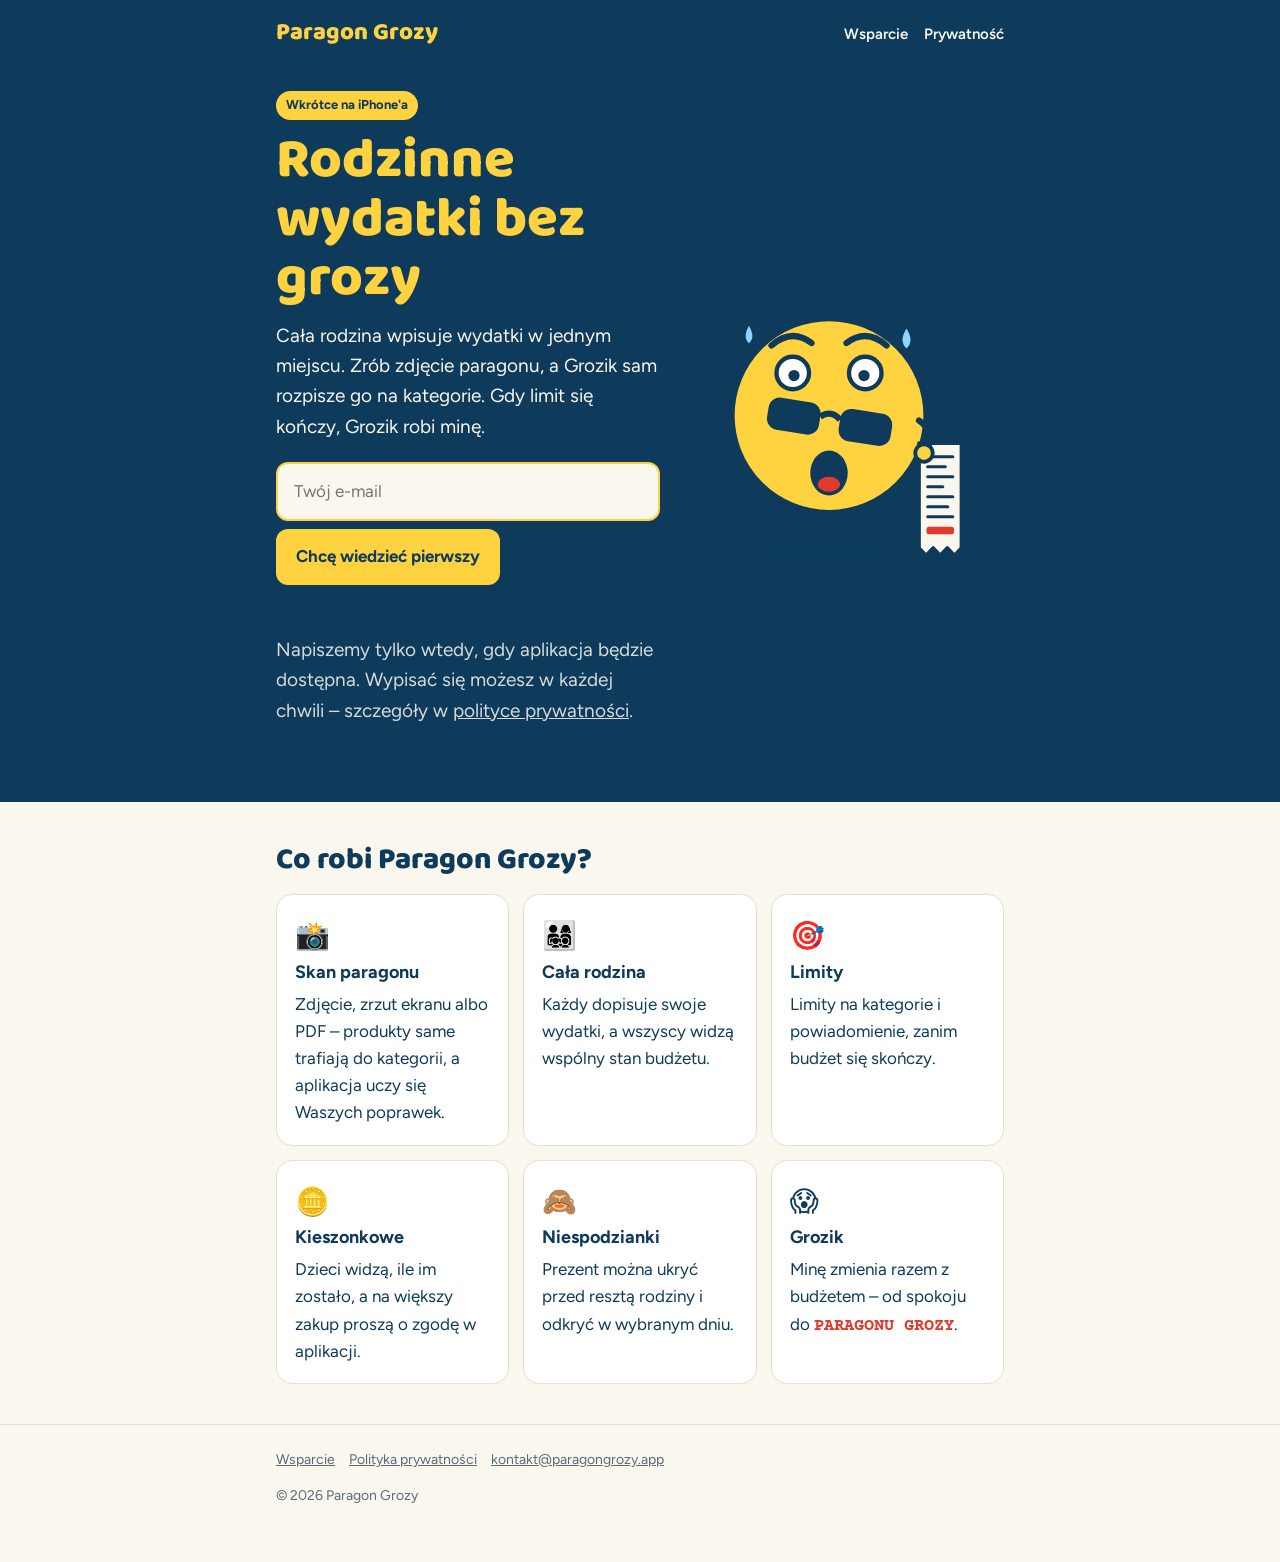
<file: index.html>
<!doctype html>
<html lang="pl">
<head>
  <meta charset="utf-8">
  <meta name="viewport" content="width=device-width, initial-scale=1">
  <title>Paragon Grozy – rodzinne wydatki bez grozy</title>
  <meta name="description" content="Paragon Grozy to aplikacja dla rodzin: wspólne wydatki, limity, kieszonkowe dzieci i skanowanie paragonów zdjęciem.">
  <meta name="theme-color" content="#0E3B5C">
  <link rel="icon" href="/favicon.png">
  <link rel="apple-touch-icon" href="/apple-touch-icon.png">
  <link rel="preconnect" href="https://fonts.googleapis.com">
  <link rel="preconnect" href="https://fonts.gstatic.com" crossorigin>
  <link href="https://fonts.googleapis.com/css2?family=Baloo+2:wght@800&family=Courier+Prime:wght@700&family=Figtree:wght@400;600;700&display=swap" rel="stylesheet">
  <link rel="stylesheet" href="/style.css">
</head>
<body>
  <header class="top">
    <div class="wrap">
      <a class="logo" href="/">Paragon Grozy</a>
      <nav><a href="/wsparcie/">Wsparcie</a><a href="/prywatnosc/">Prywatność</a></nav>
    </div>
  </header>

  <div class="hero">
    <div class="wrap">
      <div>
        <span class="badge">Wkrótce na iPhone'a</span>
        <h1>Rodzinne wydatki bez grozy</h1>
        <p>Cała rodzina wpisuje wydatki w jednym miejscu. Zrób zdjęcie paragonu, a Grozik sam rozpisze go na kategorie. Gdy limit się kończy, Grozik robi minę.</p>
        <form class="join" id="join" novalidate>
          <label class="hp" aria-hidden="true">Nie wypełniaj <input name="website" tabindex="-1" autocomplete="off"></label>
          <input type="email" name="email" placeholder="Twój e-mail" autocomplete="email" required aria-label="Twój e-mail">
          <button type="submit">Chcę wiedzieć pierwszy</button>
        </form>
        <p class="msg" id="msg" role="status"></p>
        <p class="small">Napiszemy tylko wtedy, gdy aplikacja będzie dostępna. Wypisać się możesz w każdej chwili – szczegóły w <a href="/prywatnosc/">polityce prywatności</a>.</p>
      </div>
      <img src="/grozik-szok.svg" alt="Grozik – maskotka Paragonu Grozy, zaskoczony długim paragonem" width="300" height="300">
    </div>
  </div>

  <section>
    <div class="wrap">
      <h2>Co robi Paragon Grozy?</h2>
      <div class="grid">
        <div class="card"><span class="e">📸</span><b>Skan paragonu</b>Zdjęcie, zrzut ekranu albo PDF – produkty same trafiają do kategorii, a aplikacja uczy się Waszych poprawek.</div>
        <div class="card"><span class="e">👨‍👩‍👧‍👦</span><b>Cała rodzina</b>Każdy dopisuje swoje wydatki, a wszyscy widzą wspólny stan budżetu.</div>
        <div class="card"><span class="e">🎯</span><b>Limity</b>Limity na kategorie i powiadomienie, zanim budżet się skończy.</div>
        <div class="card"><span class="e">🪙</span><b>Kieszonkowe</b>Dzieci widzą, ile im zostało, a na większy zakup proszą o zgodę w aplikacji.</div>
        <div class="card"><span class="e">🙈</span><b>Niespodzianki</b>Prezent można ukryć przed resztą rodziny i odkryć w wybranym dniu.</div>
        <div class="card"><span class="e">😱</span><b>Grozik</b>Minę zmienia razem z budżetem – od spokoju do <span class="receipt">PARAGONU GROZY</span>.</div>
      </div>
    </div>
  </section>

  <footer>
    <div class="wrap">
      <a href="/wsparcie/">Wsparcie</a><a href="/prywatnosc/">Polityka prywatności</a><a href="mailto:kontakt@paragongrozy.app">kontakt@paragongrozy.app</a>
      <p>© 2026 Paragon Grozy</p>
    </div>
  </footer>

  <script>
    (function () {
      var form = document.getElementById('join');
      var msg = document.getElementById('msg');
      form.addEventListener('submit', function (e) {
        e.preventDefault();
        var email = form.email.value.trim();
        if (!/^[^\s@]+@[^\s@]+\.[^\s@]{2,}$/.test(email)) { msg.textContent = 'Wpisz poprawny adres e-mail.'; return; }
        var btn = form.querySelector('button');
        btn.disabled = true;
        msg.textContent = 'Zapisuję…';
        fetch('https://aazzqcqiryxgdskuhvwk.supabase.co/functions/v1/lista-chetnych', {
          method: 'POST',
          headers: { 'Content-Type': 'application/json' },
          body: JSON.stringify({ email: email, website: form.website.value })
        })
          .then(function (r) { return r.json().then(function (b) { return { ok: r.ok, b: b }; }); })
          .then(function (res) {
            if (res.ok) { msg.textContent = 'Dzięki! Damy znać, gdy Paragon Grozy będzie gotowy. 🎉'; form.reset(); }
            else { msg.textContent = (res.b && res.b.error) || 'Nie udało się zapisać. Spróbuj za chwilę.'; }
          })
          .catch(function () { msg.textContent = 'Brak połączenia. Spróbuj za chwilę.'; })
          .finally(function () { btn.disabled = false; });
      });
    })();
  </script>
</body>
</html>
</file>
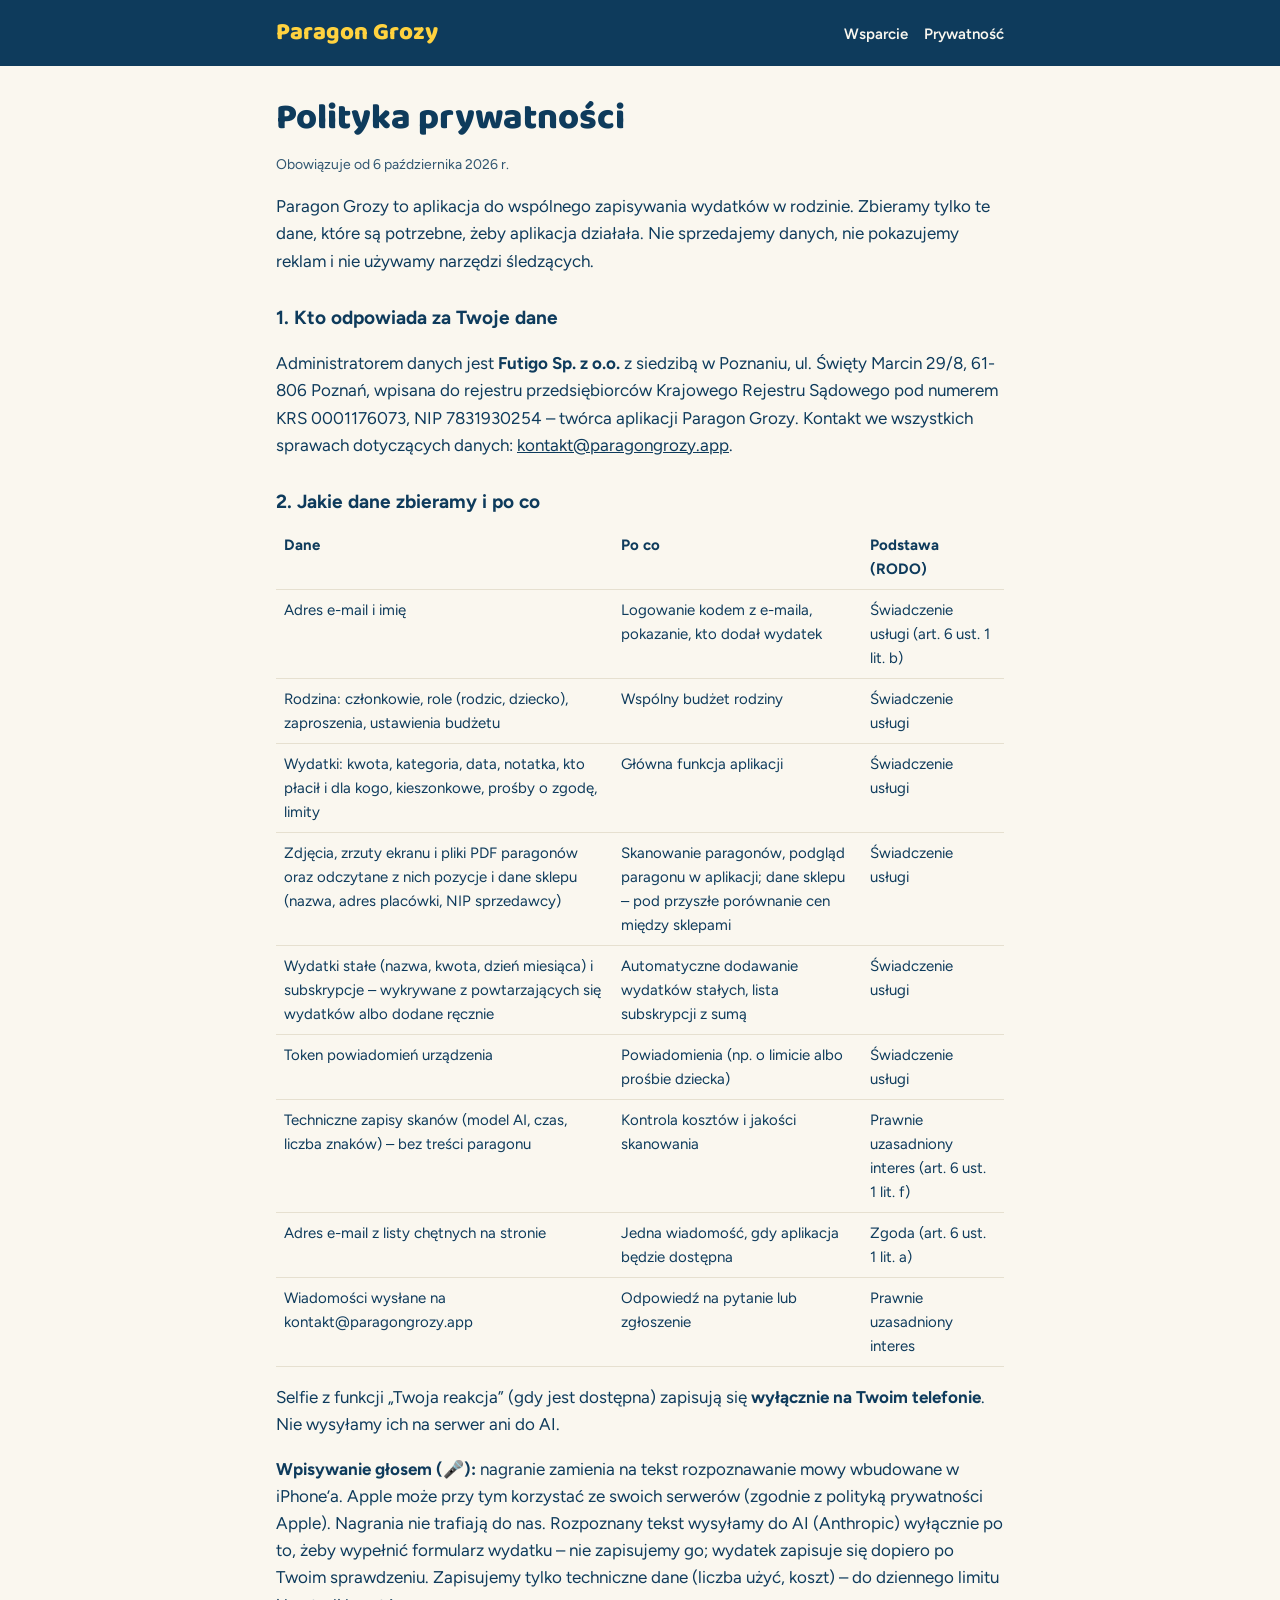
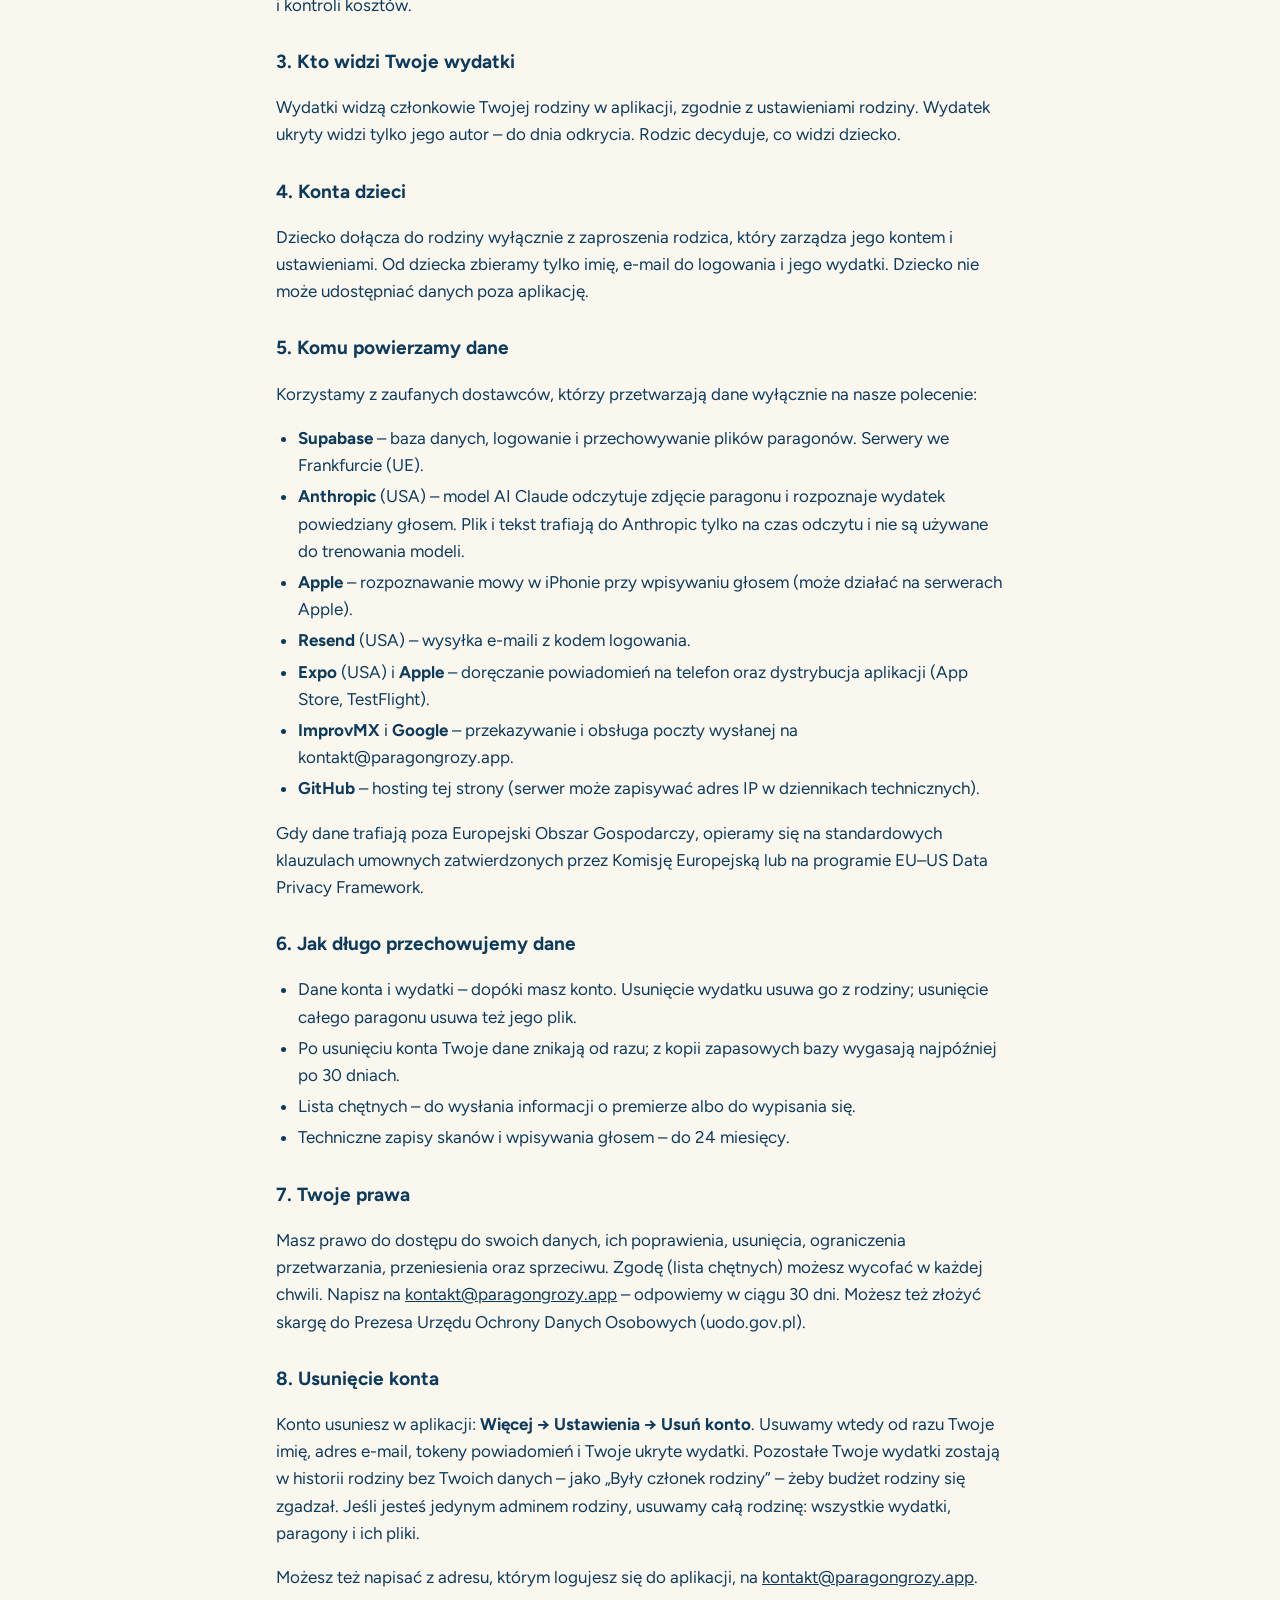
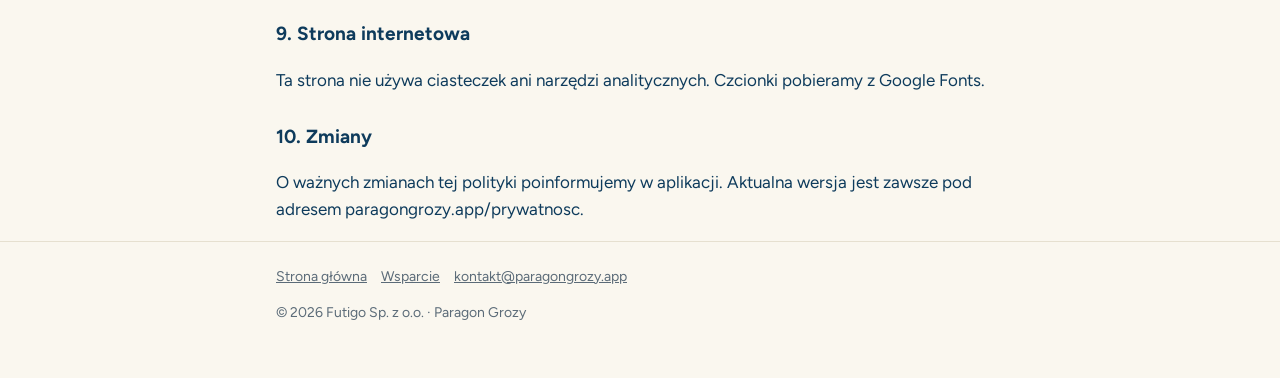
<file: prywatnosc/index.html>
<!doctype html>
<html lang="pl">
<head>
  <meta charset="utf-8">
  <meta name="viewport" content="width=device-width, initial-scale=1">
  <title>Polityka prywatności – Paragon Grozy</title>
  <meta name="description" content="Jakie dane zbiera aplikacja Paragon Grozy, po co i jak możesz je usunąć.">
  <meta name="theme-color" content="#0E3B5C">
  <link rel="icon" href="/favicon.png">
  <link rel="apple-touch-icon" href="/apple-touch-icon.png">
  <link rel="preconnect" href="https://fonts.googleapis.com">
  <link rel="preconnect" href="https://fonts.gstatic.com" crossorigin>
  <link href="https://fonts.googleapis.com/css2?family=Baloo+2:wght@800&family=Figtree:wght@400;600;700&display=swap" rel="stylesheet">
  <link rel="stylesheet" href="/style.css">
</head>
<body>
  <header class="top">
    <div class="wrap">
      <a class="logo" href="/">Paragon Grozy</a>
      <nav><a href="/wsparcie/">Wsparcie</a><a href="/prywatnosc/">Prywatność</a></nav>
    </div>
  </header>

  <main class="wrap doc">
    <h1>Polityka prywatności</h1>
    <p class="small">Obowiązuje od 6 października 2026 r.</p>

    <p>Paragon Grozy to aplikacja do wspólnego zapisywania wydatków w rodzinie. Zbieramy tylko te dane, które są potrzebne, żeby aplikacja działała. Nie sprzedajemy danych, nie pokazujemy reklam i nie używamy narzędzi śledzących.</p>

    <h3>1. Kto odpowiada za Twoje dane</h3>
    <p>Administratorem danych jest <b>Futigo Sp. z o.o.</b> z siedzibą w Poznaniu, ul. Święty Marcin 29/8, 61-806 Poznań, wpisana do rejestru przedsiębiorców Krajowego Rejestru Sądowego pod numerem KRS 0001176073, NIP 7831930254 – twórca aplikacji Paragon Grozy. Kontakt we wszystkich sprawach dotyczących danych: <a href="mailto:kontakt@paragongrozy.app">kontakt@paragongrozy.app</a>.</p>

    <h3>2. Jakie dane zbieramy i po co</h3>
    <div class="table-wrap">
      <table>
        <tr><th>Dane</th><th>Po co</th><th>Podstawa (RODO)</th></tr>
        <tr><td>Adres e-mail i imię</td><td>Logowanie kodem z e-maila, pokazanie, kto dodał wydatek</td><td>Świadczenie usługi (art. 6 ust. 1 lit. b)</td></tr>
        <tr><td>Rodzina: członkowie, role (rodzic, dziecko), zaproszenia, ustawienia budżetu</td><td>Wspólny budżet rodziny</td><td>Świadczenie usługi</td></tr>
        <tr><td>Wydatki: kwota, kategoria, data, notatka, kto płacił i dla kogo, kieszonkowe, prośby o zgodę, limity</td><td>Główna funkcja aplikacji</td><td>Świadczenie usługi</td></tr>
        <tr><td>Zdjęcia, zrzuty ekranu i pliki PDF paragonów oraz odczytane z nich pozycje i dane sklepu (nazwa, adres placówki, NIP sprzedawcy)</td><td>Skanowanie paragonów, podgląd paragonu w aplikacji; dane sklepu – pod przyszłe porównanie cen między sklepami</td><td>Świadczenie usługi</td></tr>
        <tr><td>Wydatki stałe (nazwa, kwota, dzień miesiąca) i subskrypcje – wykrywane z powtarzających się wydatków albo dodane ręcznie</td><td>Automatyczne dodawanie wydatków stałych, lista subskrypcji z sumą</td><td>Świadczenie usługi</td></tr>
        <tr><td>Token powiadomień urządzenia</td><td>Powiadomienia (np. o limicie albo prośbie dziecka)</td><td>Świadczenie usługi</td></tr>
        <tr><td>Techniczne zapisy skanów (model AI, czas, liczba znaków) – bez treści paragonu</td><td>Kontrola kosztów i jakości skanowania</td><td>Prawnie uzasadniony interes (art. 6 ust. 1 lit. f)</td></tr>
        <tr><td>Adres e-mail z listy chętnych na stronie</td><td>Jedna wiadomość, gdy aplikacja będzie dostępna</td><td>Zgoda (art. 6 ust. 1 lit. a)</td></tr>
        <tr><td>Wiadomości wysłane na kontakt@paragongrozy.app</td><td>Odpowiedź na pytanie lub zgłoszenie</td><td>Prawnie uzasadniony interes</td></tr>
      </table>
    </div>
    <p>Selfie z funkcji „Twoja reakcja” (gdy jest dostępna) zapisują się <b>wyłącznie na Twoim telefonie</b>. Nie wysyłamy ich na serwer ani do AI.</p>
    <p><b>Wpisywanie głosem (🎤):</b> nagranie zamienia na tekst rozpoznawanie mowy wbudowane w iPhone’a. Apple może przy tym korzystać ze swoich serwerów (zgodnie z polityką prywatności Apple). Nagrania nie trafiają do nas. Rozpoznany tekst wysyłamy do AI (Anthropic) wyłącznie po to, żeby wypełnić formularz wydatku – nie zapisujemy go; wydatek zapisuje się dopiero po Twoim sprawdzeniu. Zapisujemy tylko techniczne dane (liczba użyć, koszt) – do dziennego limitu i kontroli kosztów.</p>

    <h3>3. Kto widzi Twoje wydatki</h3>
    <p>Wydatki widzą członkowie Twojej rodziny w aplikacji, zgodnie z ustawieniami rodziny. Wydatek ukryty widzi tylko jego autor – do dnia odkrycia. Rodzic decyduje, co widzi dziecko.</p>

    <h3>4. Konta dzieci</h3>
    <p>Dziecko dołącza do rodziny wyłącznie z zaproszenia rodzica, który zarządza jego kontem i ustawieniami. Od dziecka zbieramy tylko imię, e-mail do logowania i jego wydatki. Dziecko nie może udostępniać danych poza aplikację.</p>

    <h3>5. Komu powierzamy dane</h3>
    <p>Korzystamy z zaufanych dostawców, którzy przetwarzają dane wyłącznie na nasze polecenie:</p>
    <ul>
      <li><b>Supabase</b> – baza danych, logowanie i przechowywanie plików paragonów. Serwery we Frankfurcie (UE).</li>
      <li><b>Anthropic</b> (USA) – model AI Claude odczytuje zdjęcie paragonu i rozpoznaje wydatek powiedziany głosem. Plik i tekst trafiają do Anthropic tylko na czas odczytu i nie są używane do trenowania modeli.</li>
      <li><b>Apple</b> – rozpoznawanie mowy w iPhonie przy wpisywaniu głosem (może działać na serwerach Apple).</li>
      <li><b>Resend</b> (USA) – wysyłka e-maili z kodem logowania.</li>
      <li><b>Expo</b> (USA) i <b>Apple</b> – doręczanie powiadomień na telefon oraz dystrybucja aplikacji (App Store, TestFlight).</li>
      <li><b>ImprovMX</b> i <b>Google</b> – przekazywanie i obsługa poczty wysłanej na kontakt@paragongrozy.app.</li>
      <li><b>GitHub</b> – hosting tej strony (serwer może zapisywać adres IP w dziennikach technicznych).</li>
    </ul>
    <p>Gdy dane trafiają poza Europejski Obszar Gospodarczy, opieramy się na standardowych klauzulach umownych zatwierdzonych przez Komisję Europejską lub na programie EU–US Data Privacy Framework.</p>

    <h3>6. Jak długo przechowujemy dane</h3>
    <ul>
      <li>Dane konta i wydatki – dopóki masz konto. Usunięcie wydatku usuwa go z rodziny; usunięcie całego paragonu usuwa też jego plik.</li>
      <li>Po usunięciu konta Twoje dane znikają od razu; z kopii zapasowych bazy wygasają najpóźniej po 30 dniach.</li>
      <li>Lista chętnych – do wysłania informacji o premierze albo do wypisania się.</li>
      <li>Techniczne zapisy skanów i wpisywania głosem – do 24 miesięcy.</li>
    </ul>

    <h3>7. Twoje prawa</h3>
    <p>Masz prawo do dostępu do swoich danych, ich poprawienia, usunięcia, ograniczenia przetwarzania, przeniesienia oraz sprzeciwu. Zgodę (lista chętnych) możesz wycofać w każdej chwili. Napisz na <a href="mailto:kontakt@paragongrozy.app">kontakt@paragongrozy.app</a> – odpowiemy w ciągu 30 dni. Możesz też złożyć skargę do Prezesa Urzędu Ochrony Danych Osobowych (uodo.gov.pl).</p>

    <h3>8. Usunięcie konta</h3>
    <p>Konto usuniesz w aplikacji: <b>Więcej → Ustawienia → Usuń konto</b>. Usuwamy wtedy od razu Twoje imię, adres e-mail, tokeny powiadomień i Twoje ukryte wydatki. Pozostałe Twoje wydatki zostają w historii rodziny bez Twoich danych – jako „Były członek rodziny” – żeby budżet rodziny się zgadzał. Jeśli jesteś jedynym adminem rodziny, usuwamy całą rodzinę: wszystkie wydatki, paragony i ich pliki.</p>
    <p>Możesz też napisać z adresu, którym logujesz się do aplikacji, na <a href="mailto:kontakt@paragongrozy.app">kontakt@paragongrozy.app</a>.</p>

    <h3>9. Strona internetowa</h3>
    <p>Ta strona nie używa ciasteczek ani narzędzi analitycznych. Czcionki pobieramy z Google Fonts.</p>

    <h3>10. Zmiany</h3>
    <p>O ważnych zmianach tej polityki poinformujemy w aplikacji. Aktualna wersja jest zawsze pod adresem paragongrozy.app/prywatnosc.</p>
  </main>

  <footer>
    <div class="wrap">
      <a href="/">Strona główna</a><a href="/wsparcie/">Wsparcie</a><a href="mailto:kontakt@paragongrozy.app">kontakt@paragongrozy.app</a>
      <p>© 2026 Futigo Sp. z o.o. · Paragon Grozy</p>
    </div>
  </footer>
</body>
</html>
</file>
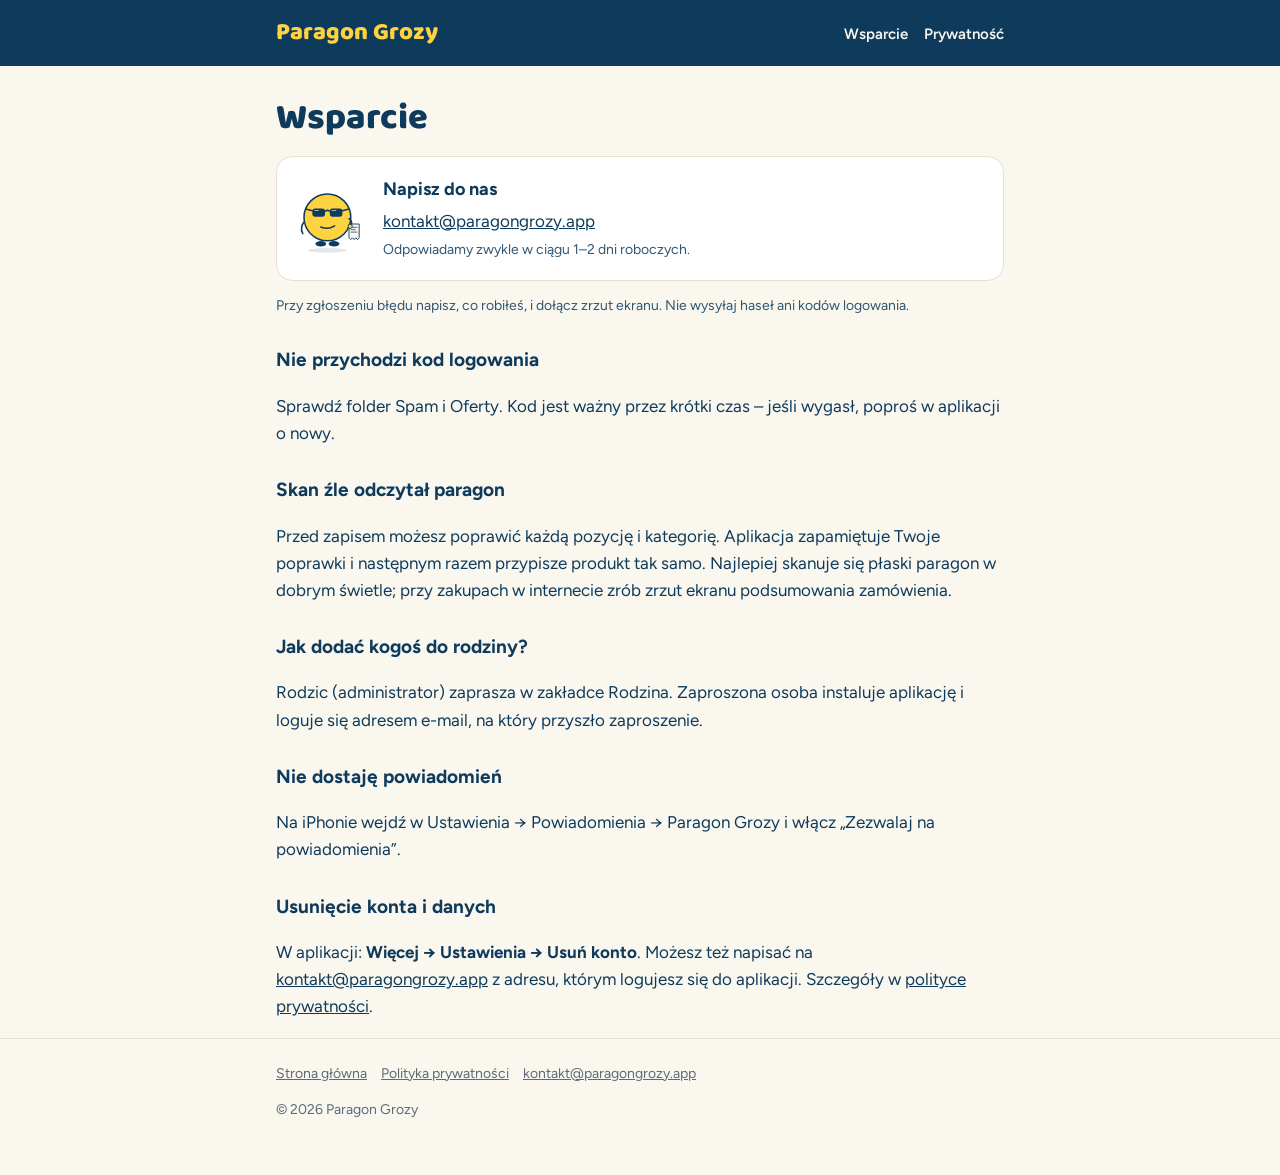
<file: wsparcie/index.html>
<!doctype html>
<html lang="pl">
<head>
  <meta charset="utf-8">
  <meta name="viewport" content="width=device-width, initial-scale=1">
  <title>Wsparcie – Paragon Grozy</title>
  <meta name="description" content="Pomoc i kontakt w sprawie aplikacji Paragon Grozy.">
  <meta name="theme-color" content="#0E3B5C">
  <link rel="icon" href="/favicon.png">
  <link rel="apple-touch-icon" href="/apple-touch-icon.png">
  <link rel="preconnect" href="https://fonts.googleapis.com">
  <link rel="preconnect" href="https://fonts.gstatic.com" crossorigin>
  <link href="https://fonts.googleapis.com/css2?family=Baloo+2:wght@800&family=Figtree:wght@400;600;700&display=swap" rel="stylesheet">
  <link rel="stylesheet" href="/style.css">
</head>
<body>
  <header class="top">
    <div class="wrap">
      <a class="logo" href="/">Paragon Grozy</a>
      <nav><a href="/wsparcie/">Wsparcie</a><a href="/prywatnosc/">Prywatność</a></nav>
    </div>
  </header>

  <main class="wrap doc">
    <h1>Wsparcie</h1>
    <div class="card" style="display:flex;gap:16px;align-items:center;margin:16px 0 8px">
      <img src="/grozik-spokoj.svg" alt="" width="72" height="72">
      <div>
        <b>Napisz do nas</b>
        <a href="mailto:kontakt@paragongrozy.app">kontakt@paragongrozy.app</a><br>
        <span class="small">Odpowiadamy zwykle w ciągu 1–2 dni roboczych.</span>
      </div>
    </div>
    <p class="small">Przy zgłoszeniu błędu napisz, co robiłeś, i dołącz zrzut ekranu. Nie wysyłaj haseł ani kodów logowania.</p>

    <h3>Nie przychodzi kod logowania</h3>
    <p>Sprawdź folder Spam i Oferty. Kod jest ważny przez krótki czas – jeśli wygasł, poproś w aplikacji o nowy.</p>

    <h3>Skan źle odczytał paragon</h3>
    <p>Przed zapisem możesz poprawić każdą pozycję i kategorię. Aplikacja zapamiętuje Twoje poprawki i następnym razem przypisze produkt tak samo. Najlepiej skanuje się płaski paragon w dobrym świetle; przy zakupach w internecie zrób zrzut ekranu podsumowania zamówienia.</p>

    <h3>Jak dodać kogoś do rodziny?</h3>
    <p>Rodzic (administrator) zaprasza w zakładce Rodzina. Zaproszona osoba instaluje aplikację i loguje się adresem e-mail, na który przyszło zaproszenie.</p>

    <h3>Nie dostaję powiadomień</h3>
    <p>Na iPhonie wejdź w Ustawienia → Powiadomienia → Paragon Grozy i włącz „Zezwalaj na powiadomienia”.</p>

    <h3>Usunięcie konta i danych</h3>
    <p>W aplikacji: <b>Więcej → Ustawienia → Usuń konto</b>. Możesz też napisać na <a href="mailto:kontakt@paragongrozy.app">kontakt@paragongrozy.app</a> z adresu, którym logujesz się do aplikacji. Szczegóły w <a href="/prywatnosc/">polityce prywatności</a>.</p>
  </main>

  <footer>
    <div class="wrap">
      <a href="/">Strona główna</a><a href="/prywatnosc/">Polityka prywatności</a><a href="mailto:kontakt@paragongrozy.app">kontakt@paragongrozy.app</a>
      <p>© 2026 Paragon Grozy</p>
    </div>
  </footer>
</body>
</html>
</file>
<file: style.css>
:root {
  --navy: #0e3b5c;
  --sun: #ffd23f;
  --red: #e23b2e;
  --paper: #faf7ef;
  --ink: #0e3b5c;
  --muted: #5b6b78;
  --card: #ffffff;
  --line: #e6e0d0;
  --bg: var(--paper);
}
@media (prefers-color-scheme: dark) {
  :root {
    --ink: #f3efe4;
    --muted: #a9b6c1;
    --card: #172e44;
    --line: #24425e;
    --bg: #0b2235;
  }
}
* { box-sizing: border-box; }
html { -webkit-text-size-adjust: 100%; }
body {
  margin: 0;
  background: var(--bg);
  color: var(--ink);
  font: 17px/1.6 'Figtree', system-ui, -apple-system, sans-serif;
}
a { color: inherit; }
.wrap { max-width: 760px; margin: 0 auto; padding: 0 16px; }
header.top {
  background: var(--navy);
  color: var(--paper);
}
header.top .wrap { display: flex; align-items: center; justify-content: space-between; gap: 12px; padding-top: 14px; padding-bottom: 14px; }
.logo { font-family: 'Baloo 2', system-ui, sans-serif; font-weight: 800; font-size: 24px; color: var(--sun); text-decoration: none; }
nav a { color: var(--paper); text-decoration: none; margin-left: 16px; font-weight: 600; font-size: 15px; }
nav a:hover { color: var(--sun); }
.hero { background: var(--navy); color: var(--paper); padding: 24px 0 56px; }
.hero .wrap { display: grid; grid-template-columns: 1.2fr 1fr; gap: 24px; align-items: center; }
.hero h1 { font-family: 'Baloo 2', system-ui, sans-serif; font-weight: 800; font-size: clamp(36px, 7vw, 56px); line-height: 1.05; margin: 0 0 12px; color: var(--sun); }
.hero p { font-size: 19px; margin: 0 0 20px; }
.hero img { width: 100%; max-width: 300px; justify-self: center; }
.badge { display: inline-block; background: var(--sun); color: var(--navy); font-weight: 700; font-size: 13px; padding: 4px 10px; border-radius: 99px; margin-bottom: 12px; }
form.join { display: flex; gap: 8px; flex-wrap: wrap; }
form.join input[type=email] { flex: 1 1 220px; min-width: 0; padding: 14px 16px; font: inherit; border-radius: 12px; border: 2px solid var(--sun); background: var(--paper); color: var(--navy); }
form.join button { padding: 14px 20px; font: inherit; font-weight: 700; border-radius: 12px; border: 0; background: var(--sun); color: var(--navy); cursor: pointer; }
form.join button:disabled { opacity: 0.6; }
.hp { position: absolute; left: -9999px; }
.msg { min-height: 1.6em; margin: 8px 0 0; font-weight: 600; }
.small { font-size: 14px; opacity: 0.85; }
section { padding: 40px 0; }
h2 { font-family: 'Baloo 2', system-ui, sans-serif; font-weight: 800; font-size: 30px; line-height: 1.2; margin: 0 0 16px; }
h3 { font-size: 19px; margin: 28px 0 8px; }
.grid { display: grid; grid-template-columns: repeat(auto-fit, minmax(210px, 1fr)); gap: 14px; }
.card { background: var(--card); border: 1px solid var(--line); border-radius: 16px; padding: 18px; }
.card b { display: block; font-size: 18px; margin-bottom: 4px; }
.card .e { font-size: 28px; }
.receipt { font-family: 'Courier Prime', ui-monospace, monospace; font-weight: 700; color: var(--red); }
.doc h1 { font-family: 'Baloo 2', system-ui, sans-serif; font-weight: 800; font-size: 36px; line-height: 1.15; margin: 32px 0 8px; }
.doc ul { padding-left: 22px; }
.doc li { margin: 4px 0; }
.doc table { width: 100%; border-collapse: collapse; font-size: 15px; }
.doc td, .doc th { text-align: left; vertical-align: top; padding: 8px; border-bottom: 1px solid var(--line); }
.table-wrap { overflow-x: auto; }
footer { border-top: 1px solid var(--line); padding: 24px 0 40px; color: var(--muted); font-size: 14px; }
footer a { margin-right: 14px; }
@media (max-width: 640px) {
  .hero .wrap { grid-template-columns: 1fr; }
  .hero img { max-width: 200px; order: -1; }
  nav a { margin-left: 10px; }
}
</file>
